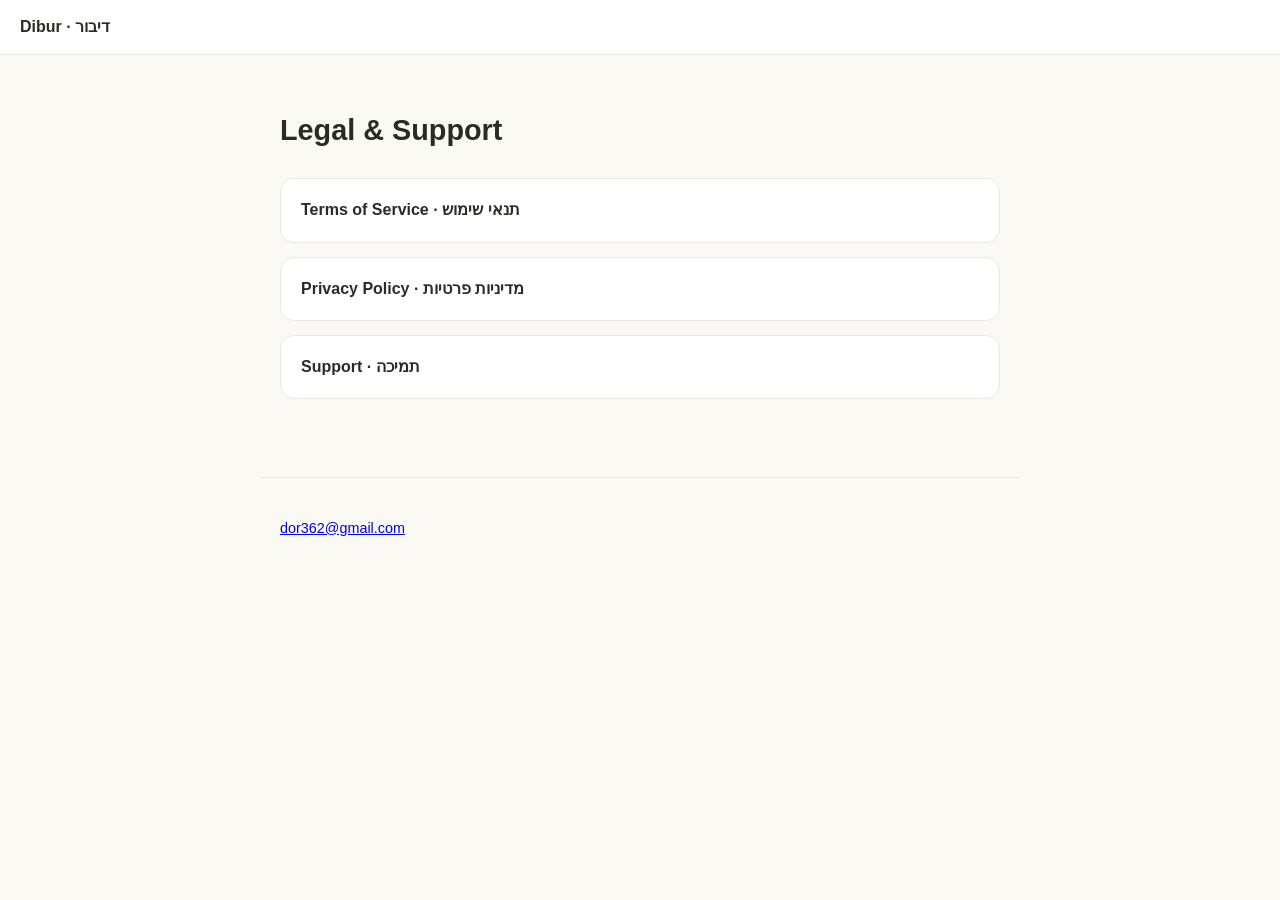
<file: index.html>
<!doctype html>
<html lang="he">
<head>
  <meta charset="utf-8" />
  <meta name="viewport" content="width=device-width, initial-scale=1" />
  <title>Dibur · דיבור — Legal &amp; Support</title>
  <link rel="stylesheet" href="styles.css" />
</head>
<body>
  <header class="bar"><span class="brand">Dibur · דיבור</span></header>
  <main class="index">
    <h1>Legal &amp; Support</h1>
    <ul class="links">
      <li><a href="terms.html">Terms of Service · תנאי שימוש</a></li>
      <li><a href="privacy.html">Privacy Policy · מדיניות פרטיות</a></li>
      <li><a href="support.html">Support · תמיכה</a></li>
    </ul>
  </main>
  <footer><p><a href="mailto:dor362@gmail.com">dor362@gmail.com</a></p></footer>
</body>
</html>
</file>
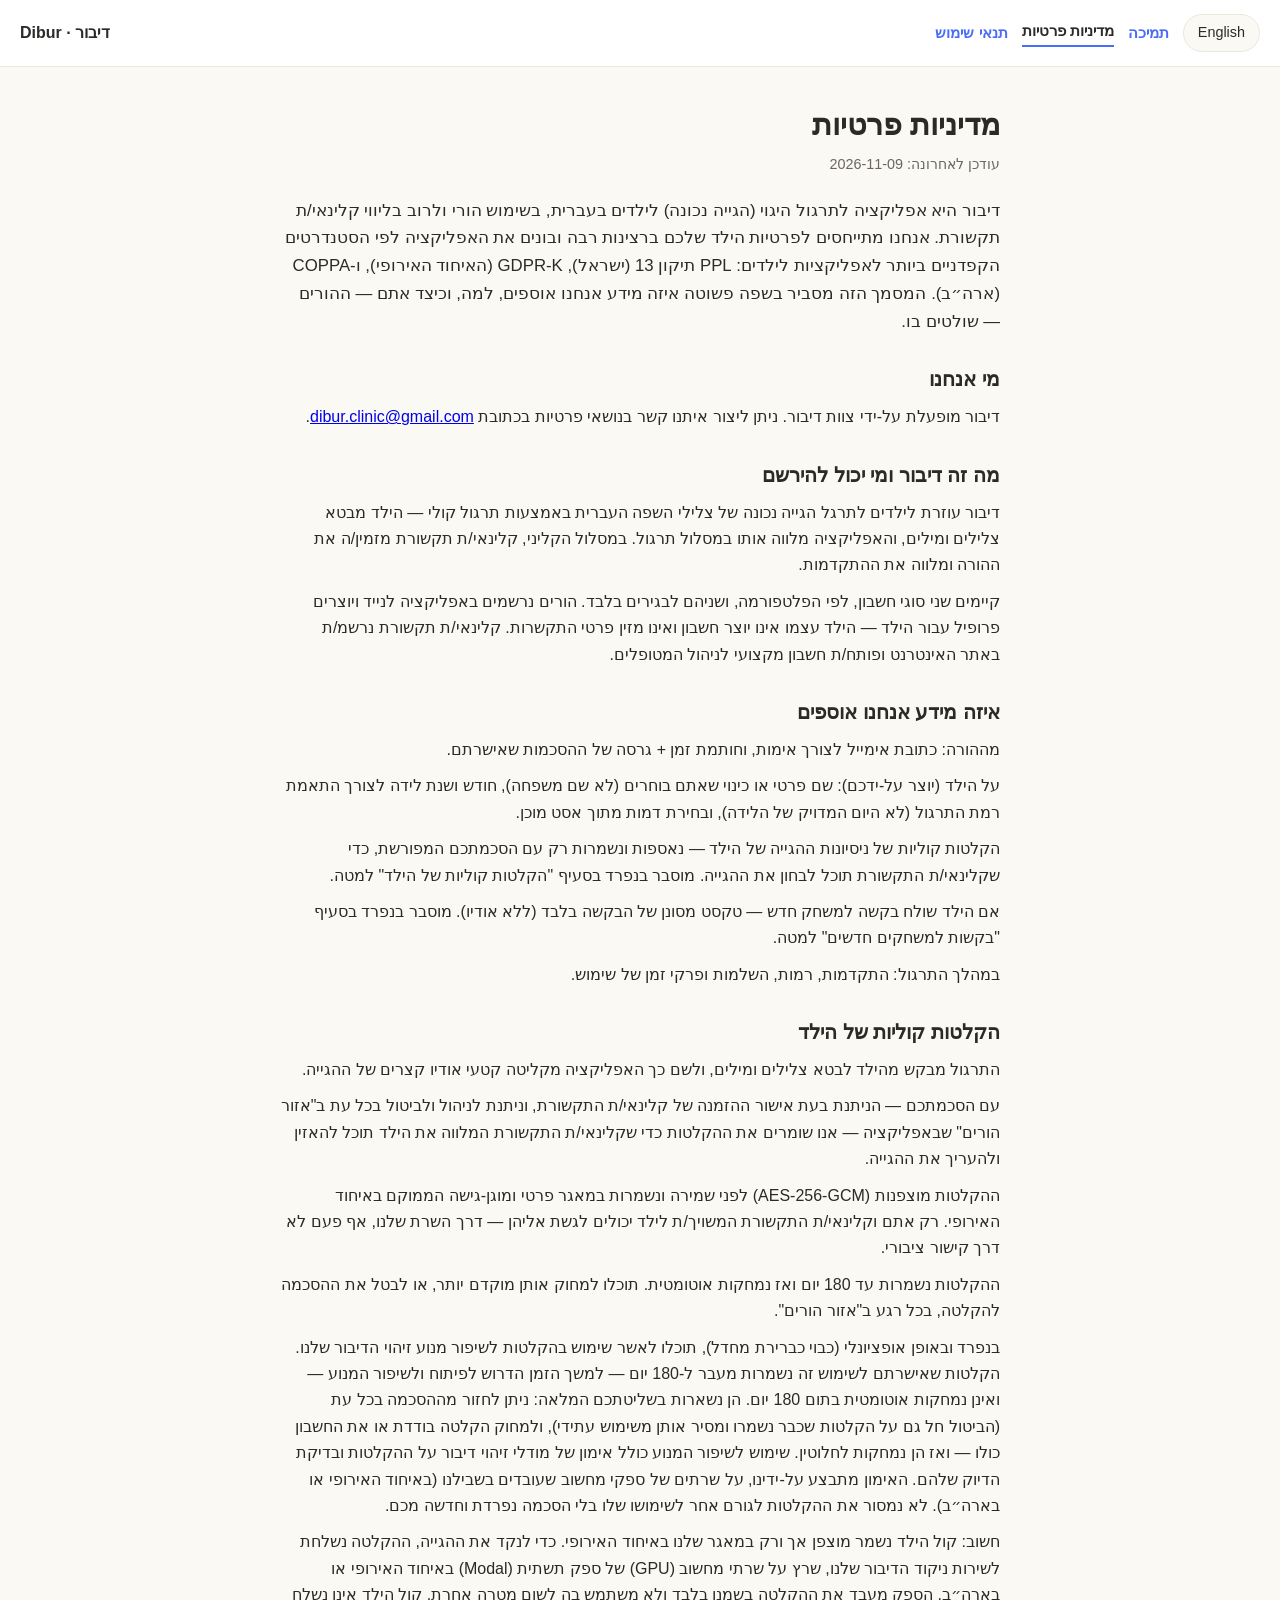
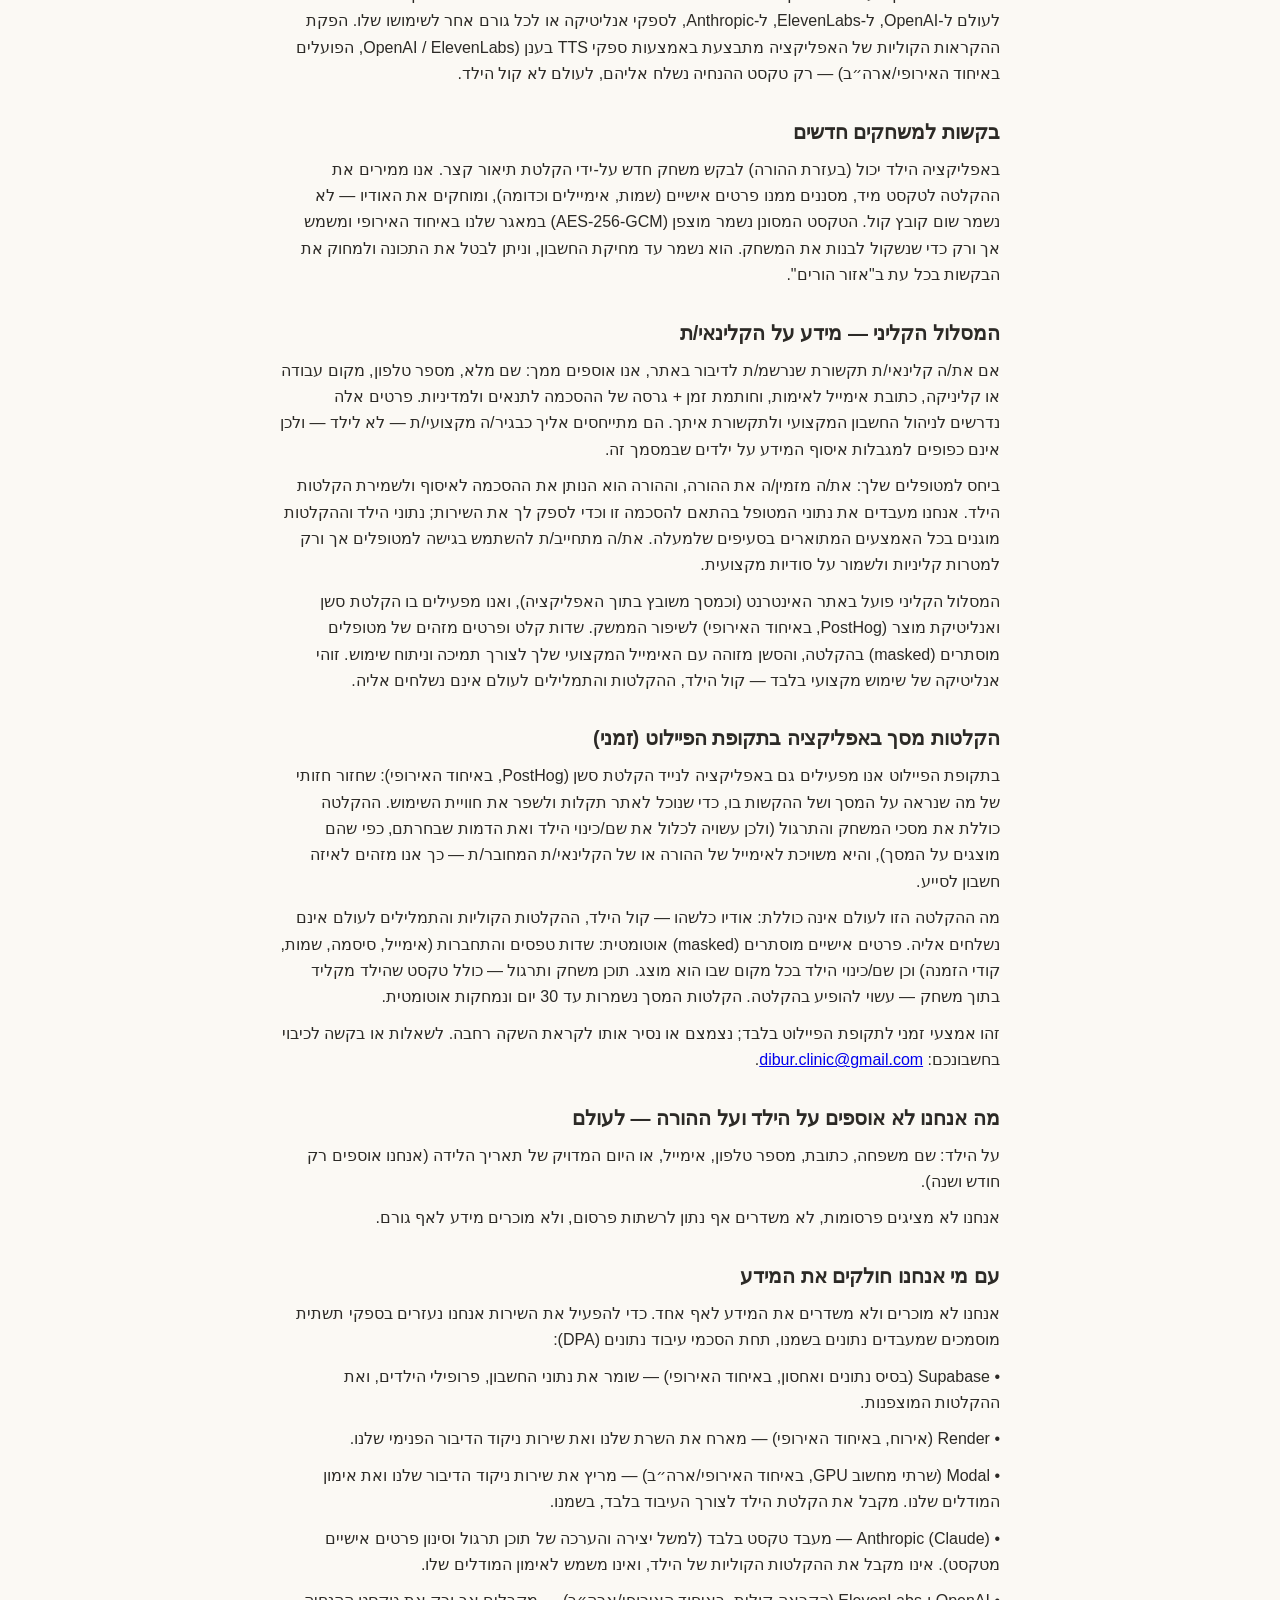
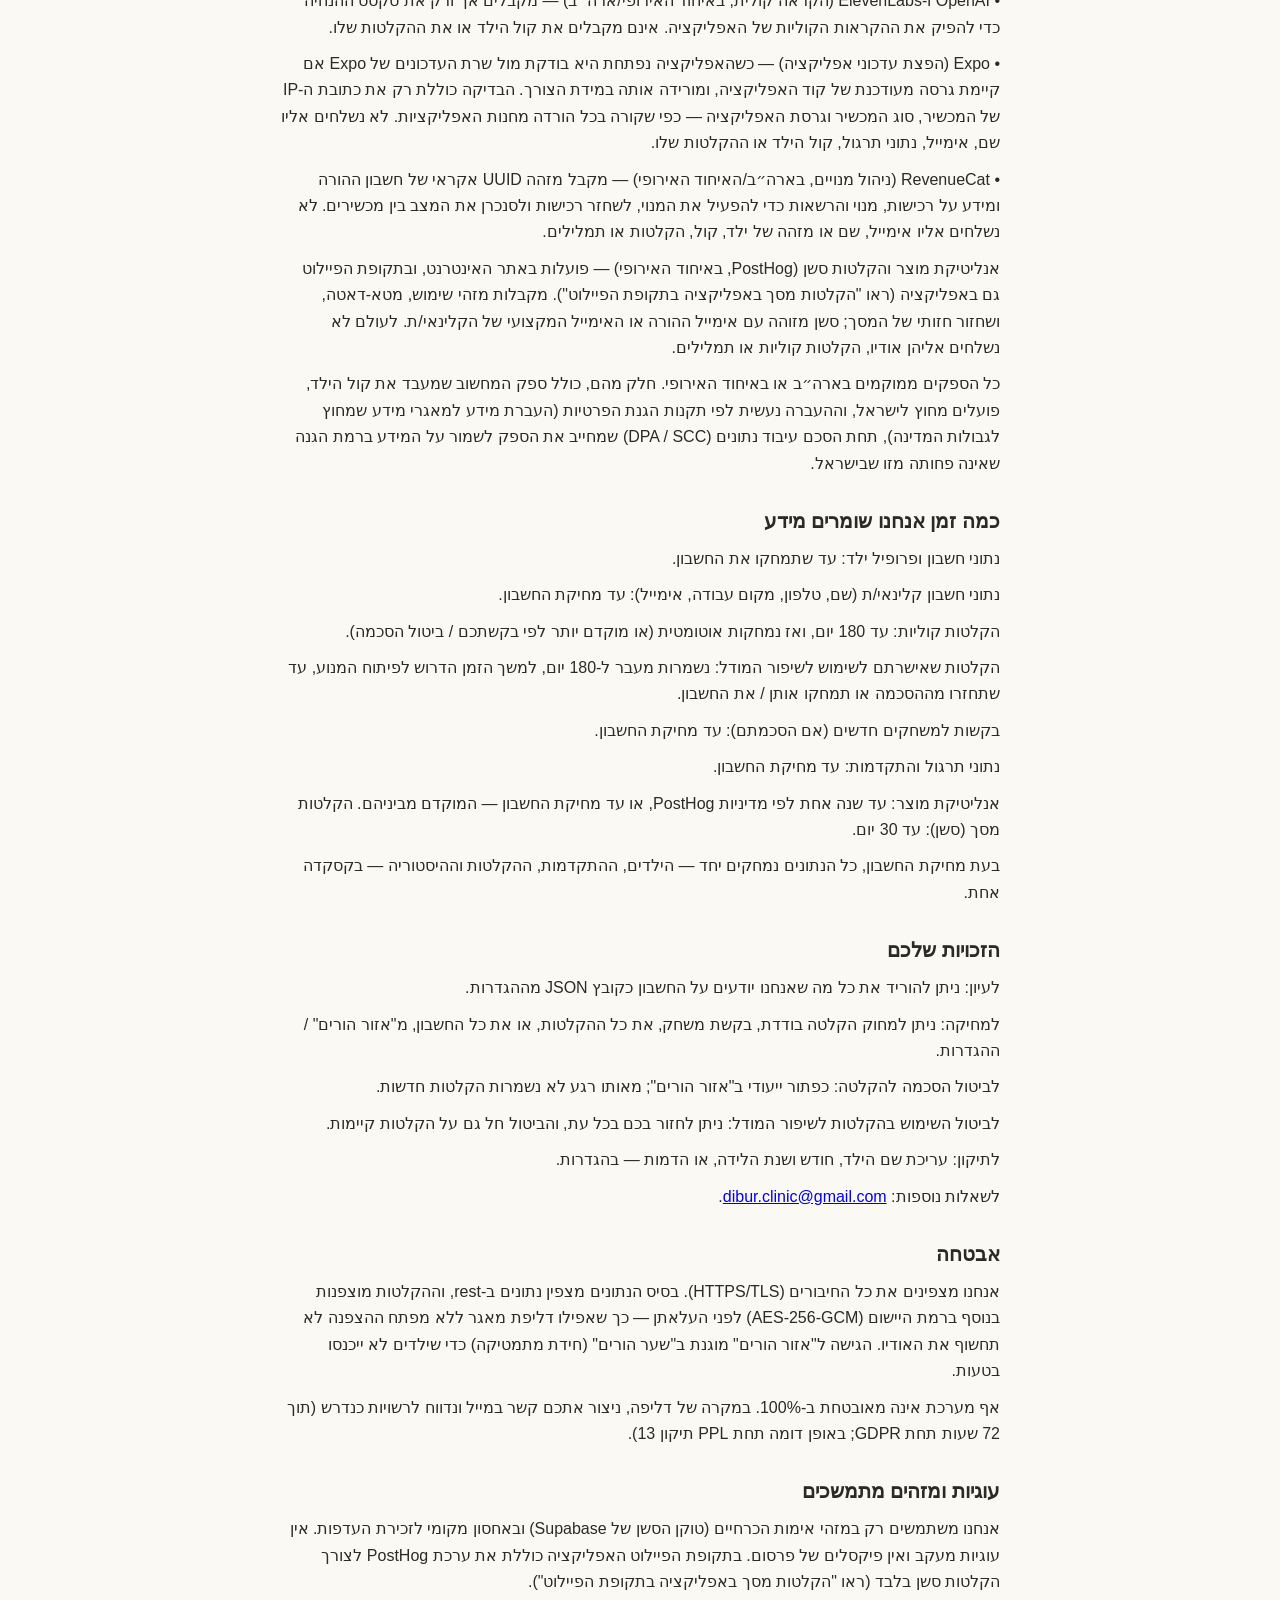
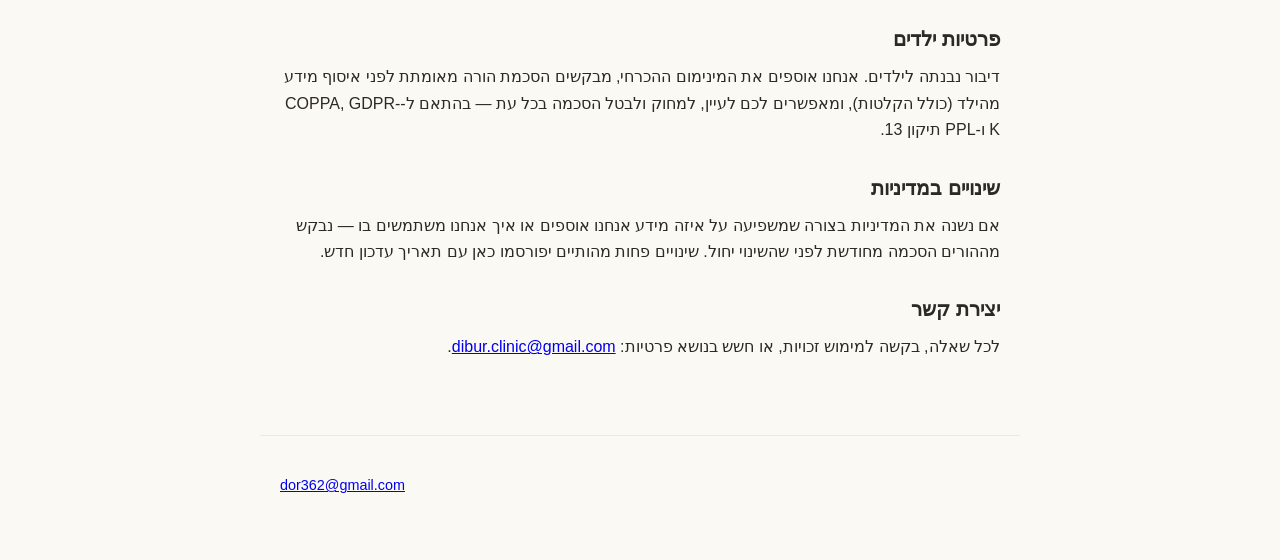
<file: privacy.html>
<!doctype html>
<html lang="he">
<head>
  <meta charset="utf-8" />
  <meta name="viewport" content="width=device-width, initial-scale=1" />
  <meta name="robots" content="index,follow" />
  <title>מדיניות פרטיות · Dibur</title>
  <link rel="stylesheet" href="styles.css" />
</head>
<body>
  <header class="bar">
    <a class="brand" href="index.html">Dibur · דיבור</a>
    <div class="controls">
      <a class="navlink" href="terms.html"><span data-t="he">תנאי שימוש</span><span data-t="en" hidden>Terms of Service</span></a>
      <a class="navlink active" href="privacy.html" aria-current="page"><span data-t="he">מדיניות פרטיות</span><span data-t="en" hidden>Privacy Policy</span></a>
      <a class="navlink" href="support.html"><span data-t="he">תמיכה</span><span data-t="en" hidden>Support</span></a>
      <button id="lang" class="toggle" type="button">English</button>
    </div>
  </header>
  <main>
    <article class="doc" data-lang="he" dir="rtl" lang="he">
      <h1>מדיניות פרטיות</h1>
      <p class="updated">עודכן לאחרונה: 2026-11-09</p>
      <p class="intro">דיבור היא אפליקציה לתרגול היגוי (הגייה נכונה) לילדים בעברית, בשימוש הורי ולרוב בליווי קלינאי/ת תקשורת. אנחנו מתייחסים לפרטיות הילד שלכם ברצינות רבה ובונים את האפליקציה לפי הסטנדרטים הקפדניים ביותר לאפליקציות לילדים: PPL תיקון 13 (ישראל), GDPR-K (האיחוד האירופי), ו-COPPA (ארה״ב). המסמך הזה מסביר בשפה פשוטה איזה מידע אנחנו אוספים, למה, וכיצד אתם — ההורים — שולטים בו.</p>
      <section>
        <h2>מי אנחנו</h2>
        <p>דיבור מופעלת על-ידי צוות דיבור. ניתן ליצור איתנו קשר בנושאי פרטיות בכתובת <a href="mailto:dibur.clinic@gmail.com">dibur.clinic@gmail.com</a>.</p>
      </section>
      <section>
        <h2>מה זה דיבור ומי יכול להירשם</h2>
        <p>דיבור עוזרת לילדים לתרגל הגייה נכונה של צלילי השפה העברית באמצעות תרגול קולי — הילד מבטא צלילים ומילים, והאפליקציה מלווה אותו במסלול תרגול. במסלול הקליני, קלינאי/ת תקשורת מזמין/ה את ההורה ומלווה את ההתקדמות.</p>
        <p>קיימים שני סוגי חשבון, לפי הפלטפורמה, ושניהם לבגירים בלבד. הורים נרשמים באפליקציה לנייד ויוצרים פרופיל עבור הילד — הילד עצמו אינו יוצר חשבון ואינו מזין פרטי התקשרות. קלינאי/ת תקשורת נרשמ/ת באתר האינטרנט ופותח/ת חשבון מקצועי לניהול המטופלים.</p>
      </section>
      <section>
        <h2>איזה מידע אנחנו אוספים</h2>
        <p>מההורה: כתובת אימייל לצורך אימות, וחותמת זמן + גרסה של ההסכמות שאישרתם.</p>
        <p>על הילד (יוצר על-ידכם): שם פרטי או כינוי שאתם בוחרים (לא שם משפחה), חודש ושנת לידה לצורך התאמת רמת התרגול (לא היום המדויק של הלידה), ובחירת דמות מתוך אסט מוכן.</p>
        <p>הקלטות קוליות של ניסיונות ההגייה של הילד — נאספות ונשמרות רק עם הסכמתכם המפורשת, כדי שקלינאי/ת התקשורת תוכל לבחון את ההגייה. מוסבר בנפרד בסעיף "הקלטות קוליות של הילד" למטה.</p>
        <p>אם הילד שולח בקשה למשחק חדש — טקסט מסונן של הבקשה בלבד (ללא אודיו). מוסבר בנפרד בסעיף "בקשות למשחקים חדשים" למטה.</p>
        <p>במהלך התרגול: התקדמות, רמות, השלמות ופרקי זמן של שימוש.</p>
      </section>
      <section>
        <h2>הקלטות קוליות של הילד</h2>
        <p>התרגול מבקש מהילד לבטא צלילים ומילים, ולשם כך האפליקציה מקליטה קטעי אודיו קצרים של ההגייה.</p>
        <p>עם הסכמתכם — הניתנת בעת אישור ההזמנה של קלינאי/ת התקשורת, וניתנת לניהול ולביטול בכל עת ב"אזור הורים" שבאפליקציה — אנו שומרים את ההקלטות כדי שקלינאי/ת התקשורת המלווה את הילד תוכל להאזין ולהעריך את ההגייה.</p>
        <p>ההקלטות מוצפנות (AES-256-GCM) לפני שמירה ונשמרות במאגר פרטי ומוגן-גישה הממוקם באיחוד האירופי. רק אתם וקלינאי/ת התקשורת המשויך/ת לילד יכולים לגשת אליהן — דרך השרת שלנו, אף פעם לא דרך קישור ציבורי.</p>
        <p>ההקלטות נשמרות עד 180 יום ואז נמחקות אוטומטית. תוכלו למחוק אותן מוקדם יותר, או לבטל את ההסכמה להקלטה, בכל רגע ב"אזור הורים".</p>
        <p>בנפרד ובאופן אופציונלי (כבוי כברירת מחדל), תוכלו לאשר שימוש בהקלטות לשיפור מנוע זיהוי הדיבור שלנו. הקלטות שאישרתם לשימוש זה נשמרות מעבר ל-180 יום — למשך הזמן הדרוש לפיתוח ולשיפור המנוע — ואינן נמחקות אוטומטית בתום 180 יום. הן נשארות בשליטתכם המלאה: ניתן לחזור מההסכמה בכל עת (הביטול חל גם על הקלטות שכבר נשמרו ומסיר אותן משימוש עתידי), ולמחוק הקלטה בודדת או את החשבון כולו — ואז הן נמחקות לחלוטין. שימוש לשיפור המנוע כולל אימון של מודלי זיהוי דיבור על ההקלטות ובדיקת הדיוק שלהם. האימון מתבצע על-ידינו, על שרתים של ספקי מחשוב שעובדים בשבילנו (באיחוד האירופי או בארה״ב). לא נמסור את ההקלטות לגורם אחר לשימושו שלו בלי הסכמה נפרדת וחדשה מכם.</p>
        <p>חשוב: קול הילד נשמר מוצפן אך ורק במאגר שלנו באיחוד האירופי. כדי לנקד את ההגייה, ההקלטה נשלחת לשירות ניקוד הדיבור שלנו, שרץ על שרתי מחשוב (GPU) של ספק תשתית (Modal) באיחוד האירופי או בארה״ב. הספק מעבד את ההקלטה בשמנו בלבד ולא משתמש בה לשום מטרה אחרת. קול הילד אינו נשלח לעולם ל-OpenAI, ל-ElevenLabs, ל-Anthropic, לספקי אנליטיקה או לכל גורם אחר לשימושו שלו. הפקת ההקראות הקוליות של האפליקציה מתבצעת באמצעות ספקי TTS בענן (OpenAI / ElevenLabs, הפועלים באיחוד האירופי/ארה״ב) — רק טקסט ההנחיה נשלח אליהם, לעולם לא קול הילד.</p>
      </section>
      <section>
        <h2>בקשות למשחקים חדשים</h2>
        <p>באפליקציה הילד יכול (בעזרת ההורה) לבקש משחק חדש על-ידי הקלטת תיאור קצר. אנו ממירים את ההקלטה לטקסט מיד, מסננים ממנו פרטים אישיים (שמות, אימיילים וכדומה), ומוחקים את האודיו — לא נשמר שום קובץ קול. הטקסט המסונן נשמר מוצפן (AES-256-GCM) במאגר שלנו באיחוד האירופי ומשמש אך ורק כדי שנשקול לבנות את המשחק. הוא נשמר עד מחיקת החשבון, וניתן לבטל את התכונה ולמחוק את הבקשות בכל עת ב"אזור הורים".</p>
      </section>
      <section>
        <h2>המסלול הקליני — מידע על הקלינאי/ת</h2>
        <p>אם את/ה קלינאי/ת תקשורת שנרשמ/ת לדיבור באתר, אנו אוספים ממך: שם מלא, מספר טלפון, מקום עבודה או קליניקה, כתובת אימייל לאימות, וחותמת זמן + גרסה של ההסכמה לתנאים ולמדיניות. פרטים אלה נדרשים לניהול החשבון המקצועי ולתקשורת איתך. הם מתייחסים אליך כבגיר/ה מקצועי/ת — לא לילד — ולכן אינם כפופים למגבלות איסוף המידע על ילדים שבמסמך זה.</p>
        <p>ביחס למטופלים שלך: את/ה מזמין/ה את ההורה, וההורה הוא הנותן את ההסכמה לאיסוף ולשמירת הקלטות הילד. אנחנו מעבדים את נתוני המטופל בהתאם להסכמה זו וכדי לספק לך את השירות; נתוני הילד וההקלטות מוגנים בכל האמצעים המתוארים בסעיפים שלמעלה. את/ה מתחייב/ת להשתמש בגישה למטופלים אך ורק למטרות קליניות ולשמור על סודיות מקצועית.</p>
        <p>המסלול הקליני פועל באתר האינטרנט (וכמסך משובץ בתוך האפליקציה), ואנו מפעילים בו הקלטת סשן ואנליטיקת מוצר (PostHog, באיחוד האירופי) לשיפור הממשק. שדות קלט ופרטים מזהים של מטופלים מוסתרים (masked) בהקלטה, והסשן מזוהה עם האימייל המקצועי שלך לצורך תמיכה וניתוח שימוש. זוהי אנליטיקה של שימוש מקצועי בלבד — קול הילד, ההקלטות והתמלילים לעולם אינם נשלחים אליה.</p>
      </section>
      <section>
        <h2>הקלטות מסך באפליקציה בתקופת הפיילוט (זמני)</h2>
        <p>בתקופת הפיילוט אנו מפעילים גם באפליקציה לנייד הקלטת סשן (PostHog, באיחוד האירופי): שחזור חזותי של מה שנראה על המסך ושל ההקשות בו, כדי שנוכל לאתר תקלות ולשפר את חוויית השימוש. ההקלטה כוללת את מסכי המשחק והתרגול (ולכן עשויה לכלול את שם/כינוי הילד ואת הדמות שבחרתם, כפי שהם מוצגים על המסך), והיא משויכת לאימייל של ההורה או של הקלינאי/ת המחובר/ת — כך אנו מזהים לאיזה חשבון לסייע.</p>
        <p>מה ההקלטה הזו לעולם אינה כוללת: אודיו כלשהו — קול הילד, ההקלטות הקוליות והתמלילים לעולם אינם נשלחים אליה. פרטים אישיים מוסתרים (masked) אוטומטית: שדות טפסים והתחברות (אימייל, סיסמה, שמות, קודי הזמנה) וכן שם/כינוי הילד בכל מקום שבו הוא מוצג. תוכן משחק ותרגול — כולל טקסט שהילד מקליד בתוך משחק — עשוי להופיע בהקלטה. הקלטות המסך נשמרות עד 30 יום ונמחקות אוטומטית.</p>
        <p>זהו אמצעי זמני לתקופת הפיילוט בלבד; נצמצם או נסיר אותו לקראת השקה רחבה. לשאלות או בקשה לכיבוי בחשבונכם: <a href="mailto:dibur.clinic@gmail.com">dibur.clinic@gmail.com</a>.</p>
      </section>
      <section>
        <h2>מה אנחנו לא אוספים על הילד ועל ההורה — לעולם</h2>
        <p>על הילד: שם משפחה, כתובת, מספר טלפון, אימייל, או היום המדויק של תאריך הלידה (אנחנו אוספים רק חודש ושנה).</p>
        <p>אנחנו לא מציגים פרסומות, לא משדרים אף נתון לרשתות פרסום, ולא מוכרים מידע לאף גורם.</p>
      </section>
      <section>
        <h2>עם מי אנחנו חולקים את המידע</h2>
        <p>אנחנו לא מוכרים ולא משדרים את המידע לאף אחד. כדי להפעיל את השירות אנחנו נעזרים בספקי תשתית מוסמכים שמעבדים נתונים בשמנו, תחת הסכמי עיבוד נתונים (DPA):</p>
        <p>• Supabase (בסיס נתונים ואחסון, באיחוד האירופי) — שומר את נתוני החשבון, פרופילי הילדים, ואת ההקלטות המוצפנות.</p>
        <p>• Render (אירוח, באיחוד האירופי) — מארח את השרת שלנו ואת שירות ניקוד הדיבור הפנימי שלנו.</p>
        <p>• Modal (שרתי מחשוב GPU, באיחוד האירופי/ארה״ב) — מריץ את שירות ניקוד הדיבור שלנו ואת אימון המודלים שלנו. מקבל את הקלטת הילד לצורך העיבוד בלבד, בשמנו.</p>
        <p>• Anthropic (Claude) — מעבד טקסט בלבד (למשל יצירה והערכה של תוכן תרגול וסינון פרטים אישיים מטקסט). אינו מקבל את ההקלטות הקוליות של הילד, ואינו משמש לאימון המודלים שלו.</p>
        <p>• OpenAI ו-ElevenLabs (הקראה קולית, באיחוד האירופי/ארה״ב) — מקבלים אך ורק את טקסט ההנחיה כדי להפיק את ההקראות הקוליות של האפליקציה. אינם מקבלים את קול הילד או את ההקלטות שלו.</p>
        <p>• Expo (הפצת עדכוני אפליקציה) — כשהאפליקציה נפתחת היא בודקת מול שרת העדכונים של Expo אם קיימת גרסה מעודכנת של קוד האפליקציה, ומורידה אותה במידת הצורך. הבדיקה כוללת רק את כתובת ה-IP של המכשיר, סוג המכשיר וגרסת האפליקציה — כפי שקורה בכל הורדה מחנות האפליקציות. לא נשלחים אליו שם, אימייל, נתוני תרגול, קול הילד או ההקלטות שלו.</p>
        <p>• RevenueCat (ניהול מנויים, בארה״ב/האיחוד האירופי) — מקבל מזהה UUID אקראי של חשבון ההורה ומידע על רכישות, מנוי והרשאות כדי להפעיל את המנוי, לשחזר רכישות ולסנכרן את המצב בין מכשירים. לא נשלחים אליו אימייל, שם או מזהה של ילד, קול, הקלטות או תמלילים.</p>
        <p>אנליטיקת מוצר והקלטות סשן (PostHog, באיחוד האירופי) — פועלות באתר האינטרנט, ובתקופת הפיילוט גם באפליקציה (ראו "הקלטות מסך באפליקציה בתקופת הפיילוט"). מקבלות מזהי שימוש, מטא-דאטה, ושחזור חזותי של המסך; סשן מזוהה עם אימייל ההורה או האימייל המקצועי של הקלינאי/ת. לעולם לא נשלחים אליהן אודיו, הקלטות קוליות או תמלילים.</p>
        <p>כל הספקים ממוקמים בארה״ב או באיחוד האירופי. חלק מהם, כולל ספק המחשוב שמעבד את קול הילד, פועלים מחוץ לישראל, וההעברה נעשית לפי תקנות הגנת הפרטיות (העברת מידע למאגרי מידע שמחוץ לגבולות המדינה), תחת הסכם עיבוד נתונים (DPA / SCC) שמחייב את הספק לשמור על המידע ברמת הגנה שאינה פחותה מזו שבישראל.</p>
      </section>
      <section>
        <h2>כמה זמן אנחנו שומרים מידע</h2>
        <p>נתוני חשבון ופרופיל ילד: עד שתמחקו את החשבון.</p>
        <p>נתוני חשבון קלינאי/ת (שם, טלפון, מקום עבודה, אימייל): עד מחיקת החשבון.</p>
        <p>הקלטות קוליות: עד 180 יום, ואז נמחקות אוטומטית (או מוקדם יותר לפי בקשתכם / ביטול הסכמה).</p>
        <p>הקלטות שאישרתם לשימוש לשיפור המודל: נשמרות מעבר ל-180 יום, למשך הזמן הדרוש לפיתוח המנוע, עד שתחזרו מההסכמה או תמחקו אותן / את החשבון.</p>
        <p>בקשות למשחקים חדשים (אם הסכמתם): עד מחיקת החשבון.</p>
        <p>נתוני תרגול והתקדמות: עד מחיקת החשבון.</p>
        <p>אנליטיקת מוצר: עד שנה אחת לפי מדיניות PostHog, או עד מחיקת החשבון — המוקדם מביניהם. הקלטות מסך (סשן): עד 30 יום.</p>
        <p>בעת מחיקת החשבון, כל הנתונים נמחקים יחד — הילדים, ההתקדמות, ההקלטות וההיסטוריה — בקסקדה אחת.</p>
      </section>
      <section>
        <h2>הזכויות שלכם</h2>
        <p>לעיון: ניתן להוריד את כל מה שאנחנו יודעים על החשבון כקובץ JSON מההגדרות.</p>
        <p>למחיקה: ניתן למחוק הקלטה בודדת, בקשת משחק, את כל ההקלטות, או את כל החשבון, מ"אזור הורים" / ההגדרות.</p>
        <p>לביטול הסכמה להקלטה: כפתור ייעודי ב"אזור הורים"; מאותו רגע לא נשמרות הקלטות חדשות.</p>
        <p>לביטול השימוש בהקלטות לשיפור המודל: ניתן לחזור בכם בכל עת, והביטול חל גם על הקלטות קיימות.</p>
        <p>לתיקון: עריכת שם הילד, חודש ושנת הלידה, או הדמות — בהגדרות.</p>
        <p>לשאלות נוספות: <a href="mailto:dibur.clinic@gmail.com">dibur.clinic@gmail.com</a>.</p>
      </section>
      <section>
        <h2>אבטחה</h2>
        <p>אנחנו מצפינים את כל החיבורים (HTTPS/TLS). בסיס הנתונים מצפין נתונים ב-rest, וההקלטות מוצפנות בנוסף ברמת היישום (AES-256-GCM) לפני העלאתן — כך שאפילו דליפת מאגר ללא מפתח ההצפנה לא תחשוף את האודיו. הגישה ל"אזור הורים" מוגנת ב"שער הורים" (חידת מתמטיקה) כדי שילדים לא ייכנסו בטעות.</p>
        <p>אף מערכת אינה מאובטחת ב-100%. במקרה של דליפה, ניצור אתכם קשר במייל ונדווח לרשויות כנדרש (תוך 72 שעות תחת GDPR; באופן דומה תחת PPL תיקון 13).</p>
      </section>
      <section>
        <h2>עוגיות ומזהים מתמשכים</h2>
        <p>אנחנו משתמשים רק במזהי אימות הכרחיים (טוקן הסשן של Supabase) ובאחסון מקומי לזכירת העדפות. אין עוגיות מעקב ואין פיקסלים של פרסום. בתקופת הפיילוט האפליקציה כוללת את ערכת PostHog לצורך הקלטות סשן בלבד (ראו "הקלטות מסך באפליקציה בתקופת הפיילוט").</p>
      </section>
      <section>
        <h2>פרטיות ילדים</h2>
        <p>דיבור נבנתה לילדים. אנחנו אוספים את המינימום ההכרחי, מבקשים הסכמת הורה מאומתת לפני איסוף מידע מהילד (כולל הקלטות), ומאפשרים לכם לעיין, למחוק ולבטל הסכמה בכל עת — בהתאם ל-COPPA, GDPR-K ו-PPL תיקון 13.</p>
      </section>
      <section>
        <h2>שינויים במדיניות</h2>
        <p>אם נשנה את המדיניות בצורה שמשפיעה על איזה מידע אנחנו אוספים או איך אנחנו משתמשים בו — נבקש מההורים הסכמה מחודשת לפני שהשינוי יחול. שינויים פחות מהותיים יפורסמו כאן עם תאריך עדכון חדש.</p>
      </section>
      <section>
        <h2>יצירת קשר</h2>
        <p>לכל שאלה, בקשה למימוש זכויות, או חשש בנושא פרטיות: <a href="mailto:dibur.clinic@gmail.com">dibur.clinic@gmail.com</a>.</p>
      </section>
    </article>
    <article class="doc" data-lang="en" dir="ltr" lang="en">
      <h1>Privacy Policy</h1>
      <p class="updated">Last updated: 2026-11-09</p>
      <p class="intro">Dibur is a Hebrew articulation (pronunciation) practice app for children, used by parents and usually alongside a speech-language clinician. We take your child's privacy seriously and build the app to the strictest standards for children's apps: PPL Amendment 13 (Israel), GDPR-K (EU), and COPPA (US). This notice explains in plain language what we collect, why, and how you — the parent — control it.</p>
      <section>
        <h2>Who we are</h2>
        <p>Dibur is operated by the Dibur team. For privacy questions, contact us at <a href="mailto:dibur.clinic@gmail.com">dibur.clinic@gmail.com</a>.</p>
      </section>
      <section>
        <h2>What Dibur is and who can sign up</h2>
        <p>Dibur helps children practice correct pronunciation of Hebrew speech sounds through spoken practice — the child says sounds and words, and the app guides them through a practice path. In the clinical track, a speech-language clinician invites the parent and follows the child's progress.</p>
        <p>There are two account types, by platform, both for adults only. Parents sign up in the mobile app and create a profile for the child — the child does not create an account or enter any contact details. Speech-language clinicians sign up on the website and open a professional account to manage their patients.</p>
      </section>
      <section>
        <h2>What we collect</h2>
        <p>From the parent: an email address for authentication, and a timestamp + version of the consents you accepted.</p>
        <p>About the child (created by you): a first name or nickname you choose (not a last name), a birth month and year to match the practice level (not the exact day of birth), and an avatar from a preset palette.</p>
        <p>Voice recordings of your child's pronunciation attempts — collected and stored only with your explicit consent, so the speech-language clinician can review pronunciation. See the dedicated "Your child's voice recordings" section below.</p>
        <p>If the child submits a new-game request — scrubbed text of the request only (no audio). See the dedicated "New-game requests" section below.</p>
        <p>During practice: progress, levels, completions, and usage timestamps.</p>
      </section>
      <section>
        <h2>Your child's voice recordings</h2>
        <p>Practice asks the child to pronounce sounds and words, so the app records short audio clips of their attempts.</p>
        <p>With your consent — given when you accept the speech clinician's invitation, and manageable and revocable anytime in the in-app "Parent Area" — we store these recordings so the clinician supporting your child can listen and assess pronunciation.</p>
        <p>Recordings are encrypted (AES-256-GCM) before storage and held in a private, access-controlled database located in the EU. Only you and your child's assigned clinician can access them — via our server, never through a public link.</p>
        <p>Recordings are kept for up to 180 days, then automatically deleted. You can delete them sooner, or revoke recording consent, anytime in the Parent Area.</p>
        <p>Separately and optionally (off by default), you may allow recordings to be used to improve our speech-recognition model. Recordings you allow for this purpose are kept beyond 180 days — for as long as needed to develop and improve the model — and are not auto-deleted at 180 days. They stay fully under your control: you can withdraw anytime (withdrawal also applies to recordings already stored and removes them from future use), and you can delete a single recording or your whole account, which erases them entirely. Using recordings to improve the engine includes training speech-recognition models on them and testing their accuracy. Training is done by us, on servers of computing providers working for us (in the EU or the US). We will not give the recordings to anyone else for their own use without a new, separate consent from you.</p>
        <p>Important: your child's voice is stored, encrypted, only in our own EU database. To score pronunciation, the recording is sent to our speech-scoring service, which runs on GPU servers of an infrastructure provider (Modal) in the EU or the US. The provider processes the recording only on our behalf and uses it for nothing else. Your child's voice is never sent to OpenAI, ElevenLabs, Anthropic, analytics providers, or anyone else for their own use. The app's spoken prompts are generated by cloud TTS providers (OpenAI / ElevenLabs, operating in the EU/US) — only the prompt text is sent to them, never the child's voice.</p>
      </section>
      <section>
        <h2>New-game requests</h2>
        <p>In the app, your child (with your help) can request a new game by recording a short description. We convert the recording to text immediately, scrub personal details from it (names, emails, etc.), and discard the audio — no voice file is kept. The scrubbed text is stored encrypted (AES-256-GCM) in our EU database and used only so we can consider building the game. It is kept until you delete your account, and you can disable the feature and delete the requests anytime in the Parent Area.</p>
      </section>
      <section>
        <h2>Clinical track — clinician account data</h2>
        <p>If you are a speech-language clinician who signs up on the website, we collect from you: full name, phone number, workplace or clinic, an email address for authentication, and a timestamp + version of your acceptance of the Terms and this Policy. These are needed to run your professional account and to contact you. They concern you as a professional adult — not a child — and so are not subject to the children's-data collection limits described in this document.</p>
        <p>Regarding your patients: you invite the parent, and it is the parent who consents to collecting and storing the child's recordings. We process patient data under that consent and to provide you the service; the child's data and recordings are protected by all the measures described in the sections above. You undertake to use patient access solely for clinical purposes and to maintain professional confidentiality.</p>
        <p>The clinical track runs on the website (and as an embedded screen inside the app), and we operate session recording and product analytics (PostHog, EU) there to improve the interface. Patient input fields and identifying details are masked in the recording, and the session is identified by your professional email for support and usage analysis. This is professional-usage analytics only — the child's voice, recordings, and transcripts are never sent to it.</p>
      </section>
      <section>
        <h2>In-app screen recordings during the pilot (temporary)</h2>
        <p>During the pilot period we also operate session recording (PostHog, EU) inside the mobile app: a visual reconstruction of what appears on screen and the taps on it, so we can find bugs and improve the experience. The recording covers the game and practice screens (and may therefore include the child's first name/nickname and chosen avatar as they appear on screen), and it is associated with the email of the signed-in parent or clinician — that is how we know which account to help.</p>
        <p>What this recording never includes: any audio — the child's voice, voice recordings, and transcripts are never sent to it. Personal details are automatically masked: form and sign-in fields (email, password, names, invite codes) and the child's name/nickname wherever it is displayed. Game and practice content — including text the child types inside a game — may appear in the recording. Screen recordings are kept for up to 30 days and then deleted automatically.</p>
        <p>This is a temporary, pilot-only measure; we will scale it back or remove it ahead of a wider launch. Questions, or to have it turned off for your account: <a href="mailto:dibur.clinic@gmail.com">dibur.clinic@gmail.com</a>.</p>
      </section>
      <section>
        <h2>What we never collect about the child or parent</h2>
        <p>About the child: last name, address, phone number, email, or the exact day of birth (we collect only birth month and year).</p>
        <p>We do not show ads, do not transmit data to any ad network, and do not sell information to anyone.</p>
      </section>
      <section>
        <h2>Who we share data with</h2>
        <p>We do not sell or transmit your data to anyone. To run the service we use certified infrastructure providers that process data on our behalf under data-processing agreements (DPAs):</p>
        <p>• Supabase (database + storage, EU) — stores account data, kid profiles, and the encrypted recordings.</p>
        <p>• Render (hosting, EU) — hosts our server and our in-house speech-scoring service.</p>
        <p>• Modal (GPU computing, EU/US) — runs our speech-scoring service and our model training. Receives the child's recording only to process it, on our behalf.</p>
        <p>• Anthropic (Claude) — processes text only (e.g. generating/evaluating practice content and scrubbing personal details from text). It never receives your child's voice recordings and is not used to train its models.</p>
        <p>• OpenAI and ElevenLabs (text-to-speech, EU/US) — receive only the prompt text in order to generate the app's spoken prompts. They never receive your child's voice or recordings.</p>
        <p>• Expo (app update delivery) — when the app launches it asks Expo's update server whether a newer version of the app's code is available, and downloads it if so. That check carries only the device's IP address, device type, and app version — the same as any download from an app store. It never receives names, emails, practice data, your child's voice, or recordings.</p>
        <p>• RevenueCat (subscription management, US/EU) — receives a random opaque UUID for the parent account and purchase, subscription, and entitlement information to provide subscriptions, restore purchases, and synchronize access across devices. It does not receive the parent email, child names or IDs, voice, recordings, or transcripts.</p>
        <p>Product analytics and session recordings (PostHog, EU) — run on the website and, during the pilot, in the app as well (see "In-app screen recordings during the pilot"). They receive usage identifiers, metadata, and a visual reconstruction of the screen; a session is identified by the parent's email or the clinician's professional email. Audio, voice recordings, and transcripts are never sent to them.</p>
        <p>All providers are located in the US or EU. Some, including the computing provider that processes the child's voice, operate outside Israel; these transfers follow Israel's Privacy Protection (Transfer of Data to Databases Abroad) Regulations, under a data processing agreement (DPA / SCC) that requires the provider to protect the data at a level no lower than Israeli law.</p>
      </section>
      <section>
        <h2>How long we keep data</h2>
        <p>Account and kid-profile data: until you delete the account.</p>
        <p>Clinician account data (name, phone, workplace, email): until account deletion.</p>
        <p>Voice recordings: up to 180 days, then auto-deleted (or sooner on your request / consent revocation).</p>
        <p>Recordings you allowed for model improvement: kept beyond 180 days, for as long as needed to develop the model, until you withdraw consent or delete them / your account.</p>
        <p>New-game requests (if you consented): until account deletion.</p>
        <p>Practice and progress data: until account deletion.</p>
        <p>Product analytics: up to one year per PostHog's policy, or until you delete your account — whichever is sooner. Screen (session) recordings: up to 30 days.</p>
        <p>When you delete the account, all data is wiped together — kids, progress, recordings, and history — in a single cascade.</p>
      </section>
      <section>
        <h2>Your rights</h2>
        <p>Access: download everything we know about your account as a JSON file from Settings.</p>
        <p>Delete: delete a single recording, a new-game request, all recordings, or the whole account, from the Parent Area / Settings.</p>
        <p>Revoke recording consent: a dedicated control in the Parent Area; from that moment, no new recordings are stored.</p>
        <p>Withdraw model-improvement use: you can withdraw anytime, and it also applies to existing recordings.</p>
        <p>Correct: edit your child's name, birth month/year, or avatar in Settings.</p>
        <p>Other questions: <a href="mailto:dibur.clinic@gmail.com">dibur.clinic@gmail.com</a>.</p>
      </section>
      <section>
        <h2>Security</h2>
        <p>All connections are encrypted (HTTPS/TLS). The database encrypts data at rest, and recordings are additionally encrypted at the application level (AES-256-GCM) before upload — so even a database leak without the encryption key would not expose the audio. Access to the Parent Area is protected by a "parent gate" (a math puzzle) so kids don't enter by accident.</p>
        <p>No system is 100% secure. In the event of a breach, we will contact you by email and report to authorities as required (within 72 hours under GDPR; similarly under PPL Amendment 13).</p>
      </section>
      <section>
        <h2>Cookies and persistent identifiers</h2>
        <p>We only use essential auth identifiers (the Supabase session token) and local storage to remember preferences. No tracking cookies and no advertising pixels. During the pilot, the app includes the PostHog SDK for session recordings only (see "In-app screen recordings during the pilot").</p>
      </section>
      <section>
        <h2>Children's privacy</h2>
        <p>Dibur is built for children. We collect the minimum necessary, obtain verifiable parental consent before collecting any information from the child (including recordings), and let you access, delete, and revoke consent anytime — in line with COPPA, GDPR-K, and PPL Amendment 13.</p>
      </section>
      <section>
        <h2>Changes to this policy</h2>
        <p>If we change the policy in a way that affects what we collect or how we use it, we'll re-request parental consent before the change applies. Less material changes will be published here with a new updated date.</p>
      </section>
      <section>
        <h2>Contact</h2>
        <p>For any question, rights request, or privacy concern: <a href="mailto:dibur.clinic@gmail.com">dibur.clinic@gmail.com</a>.</p>
      </section>
    </article>
  </main>
  <footer>
    <p><a href="mailto:dor362@gmail.com">dor362@gmail.com</a></p>
  </footer>
  <script>
    (function () {
      var btn = document.getElementById('lang');
      function apply(lang) {
        document.documentElement.lang = lang;
        document.querySelectorAll('.doc').forEach(function (d) {
          d.hidden = d.getAttribute('data-lang') !== lang;
        });
        document.querySelectorAll('[data-t]').forEach(function (e) {
          e.hidden = e.getAttribute('data-t') !== lang;
        });
        btn.textContent = lang === 'he' ? 'English' : 'עברית';
        try { localStorage.setItem('dibur-legal-lang', lang); } catch (e) {}
      }
      var saved;
      try { saved = localStorage.getItem('dibur-legal-lang'); } catch (e) {}
      var initial = saved || 'he';
      apply(initial);
      btn.addEventListener('click', function () {
        apply(document.documentElement.lang === 'he' ? 'en' : 'he');
      });
    })();
  </script>
</body>
</html>
</file>
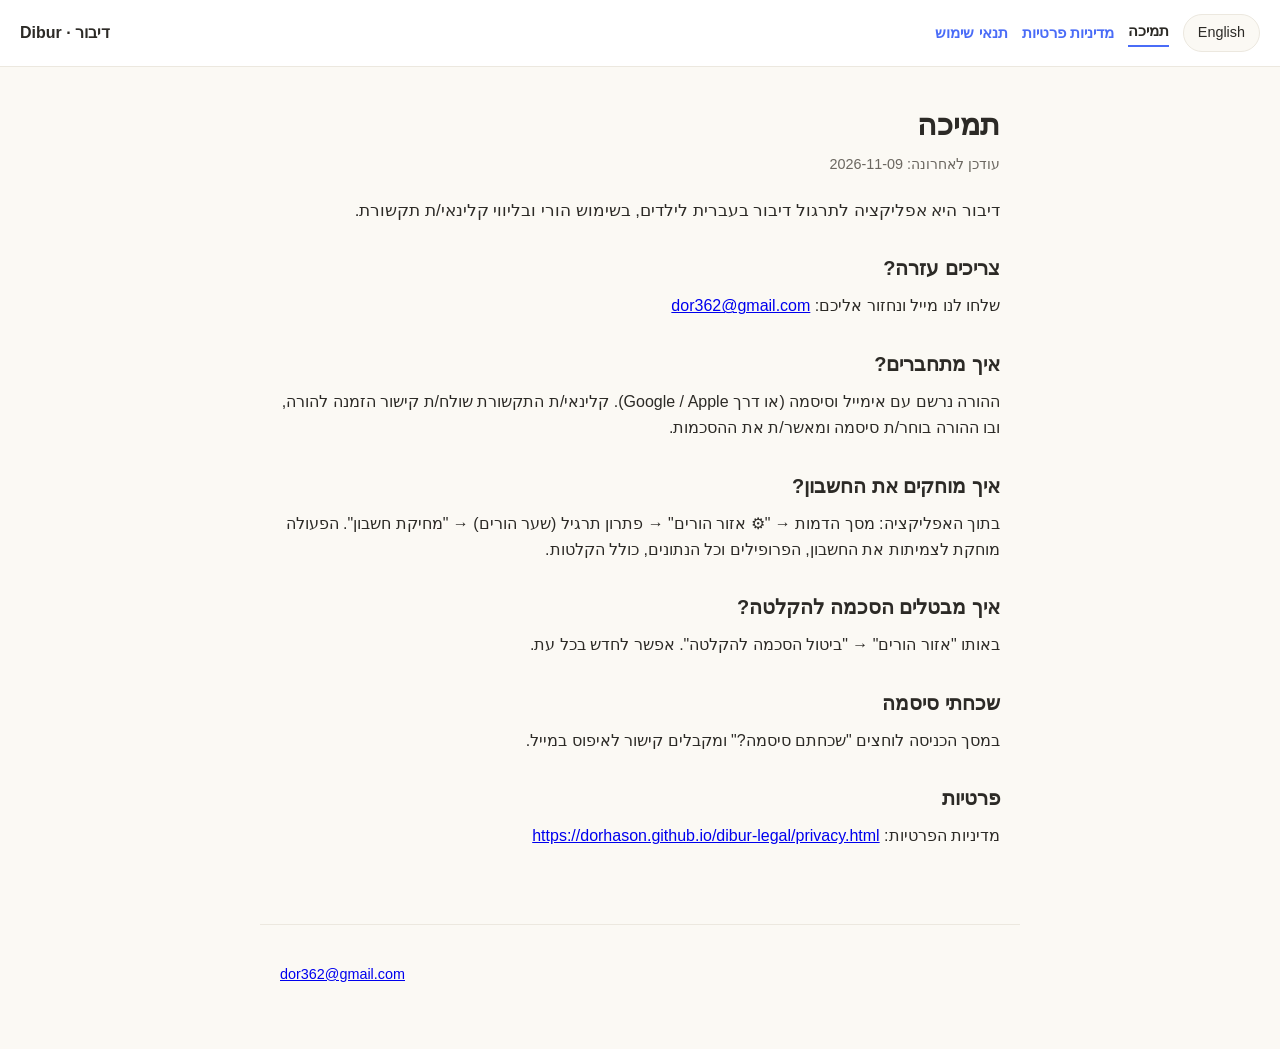
<file: support.html>
<!doctype html>
<html lang="he">
<head>
  <meta charset="utf-8" />
  <meta name="viewport" content="width=device-width, initial-scale=1" />
  <meta name="robots" content="index,follow" />
  <title>תמיכה · Dibur</title>
  <link rel="stylesheet" href="styles.css" />
</head>
<body>
  <header class="bar">
    <a class="brand" href="index.html">Dibur · דיבור</a>
    <div class="controls">
      <a class="navlink" href="terms.html"><span data-t="he">תנאי שימוש</span><span data-t="en" hidden>Terms of Service</span></a>
      <a class="navlink" href="privacy.html"><span data-t="he">מדיניות פרטיות</span><span data-t="en" hidden>Privacy Policy</span></a>
      <a class="navlink active" href="support.html" aria-current="page"><span data-t="he">תמיכה</span><span data-t="en" hidden>Support</span></a>
      <button id="lang" class="toggle" type="button">English</button>
    </div>
  </header>
  <main>
    <article class="doc" data-lang="he" dir="rtl" lang="he">
      <h1>תמיכה</h1>
      <p class="updated">עודכן לאחרונה: 2026-11-09</p>
      <p class="intro">דיבור היא אפליקציה לתרגול דיבור בעברית לילדים, בשימוש הורי ובליווי קלינאי/ת תקשורת.</p>
      <section>
        <h2>צריכים עזרה?</h2>
        <p>שלחו לנו מייל ונחזור אליכם: <a href="mailto:dor362@gmail.com">dor362@gmail.com</a></p>
      </section>
      <section>
        <h2>איך מתחברים?</h2>
        <p>ההורה נרשם עם אימייל וסיסמה (או דרך Google / Apple). קלינאי/ת התקשורת שולח/ת קישור הזמנה להורה, ובו ההורה בוחר/ת סיסמה ומאשר/ת את ההסכמות.</p>
      </section>
      <section>
        <h2>איך מוחקים את החשבון?</h2>
        <p>בתוך האפליקציה: מסך הדמות → "⚙ אזור הורים" → פתרון תרגיל (שער הורים) → "מחיקת חשבון". הפעולה מוחקת לצמיתות את החשבון, הפרופילים וכל הנתונים, כולל הקלטות.</p>
      </section>
      <section>
        <h2>איך מבטלים הסכמה להקלטה?</h2>
        <p>באותו "אזור הורים" → "ביטול הסכמה להקלטה". אפשר לחדש בכל עת.</p>
      </section>
      <section>
        <h2>שכחתי סיסמה</h2>
        <p>במסך הכניסה לוחצים "שכחתם סיסמה?" ומקבלים קישור לאיפוס במייל.</p>
      </section>
      <section>
        <h2>פרטיות</h2>
        <p>מדיניות הפרטיות: <a href="https://dorhason.github.io/dibur-legal/privacy.html">https://dorhason.github.io/dibur-legal/privacy.html</a></p>
      </section>
    </article>
    <article class="doc" data-lang="en" dir="ltr" lang="en">
      <h1>Support</h1>
      <p class="updated">Last updated: 2026-11-09</p>
      <p class="intro">Dibur is a Hebrew speech-practice app for children, used by parents alongside a speech-language clinician.</p>
      <section>
        <h2>Need help?</h2>
        <p>Email us and we'll get back to you: <a href="mailto:dor362@gmail.com">dor362@gmail.com</a></p>
      </section>
      <section>
        <h2>Signing in</h2>
        <p>Parents sign in with email + password (or Google / Apple). Parents are invited by their speech clinician via a link.</p>
      </section>
      <section>
        <h2>Delete account</h2>
        <p>In-app: avatar screen → "⚙ Parent Area" → solve the parental gate → "Delete account". This permanently deletes the account, all profiles, and all data, including recordings.</p>
      </section>
      <section>
        <h2>Revoke recording consent</h2>
        <p>In the same Parent Area; you can re-enable it anytime.</p>
      </section>
      <section>
        <h2>Forgot password</h2>
        <p>Tap "Forgot password?" on the sign-in screen to get a reset link by email.</p>
      </section>
      <section>
        <h2>Privacy</h2>
        <p>Privacy Policy: <a href="https://dorhason.github.io/dibur-legal/privacy.html">https://dorhason.github.io/dibur-legal/privacy.html</a></p>
      </section>
    </article>
  </main>
  <footer>
    <p><a href="mailto:dor362@gmail.com">dor362@gmail.com</a></p>
  </footer>
  <script>
    (function () {
      var btn = document.getElementById('lang');
      function apply(lang) {
        document.documentElement.lang = lang;
        document.querySelectorAll('.doc').forEach(function (d) {
          d.hidden = d.getAttribute('data-lang') !== lang;
        });
        document.querySelectorAll('[data-t]').forEach(function (e) {
          e.hidden = e.getAttribute('data-t') !== lang;
        });
        btn.textContent = lang === 'he' ? 'English' : 'עברית';
        try { localStorage.setItem('dibur-legal-lang', lang); } catch (e) {}
      }
      var saved;
      try { saved = localStorage.getItem('dibur-legal-lang'); } catch (e) {}
      var initial = saved || 'he';
      apply(initial);
      btn.addEventListener('click', function () {
        apply(document.documentElement.lang === 'he' ? 'en' : 'he');
      });
    })();
  </script>
</body>
</html>
</file>
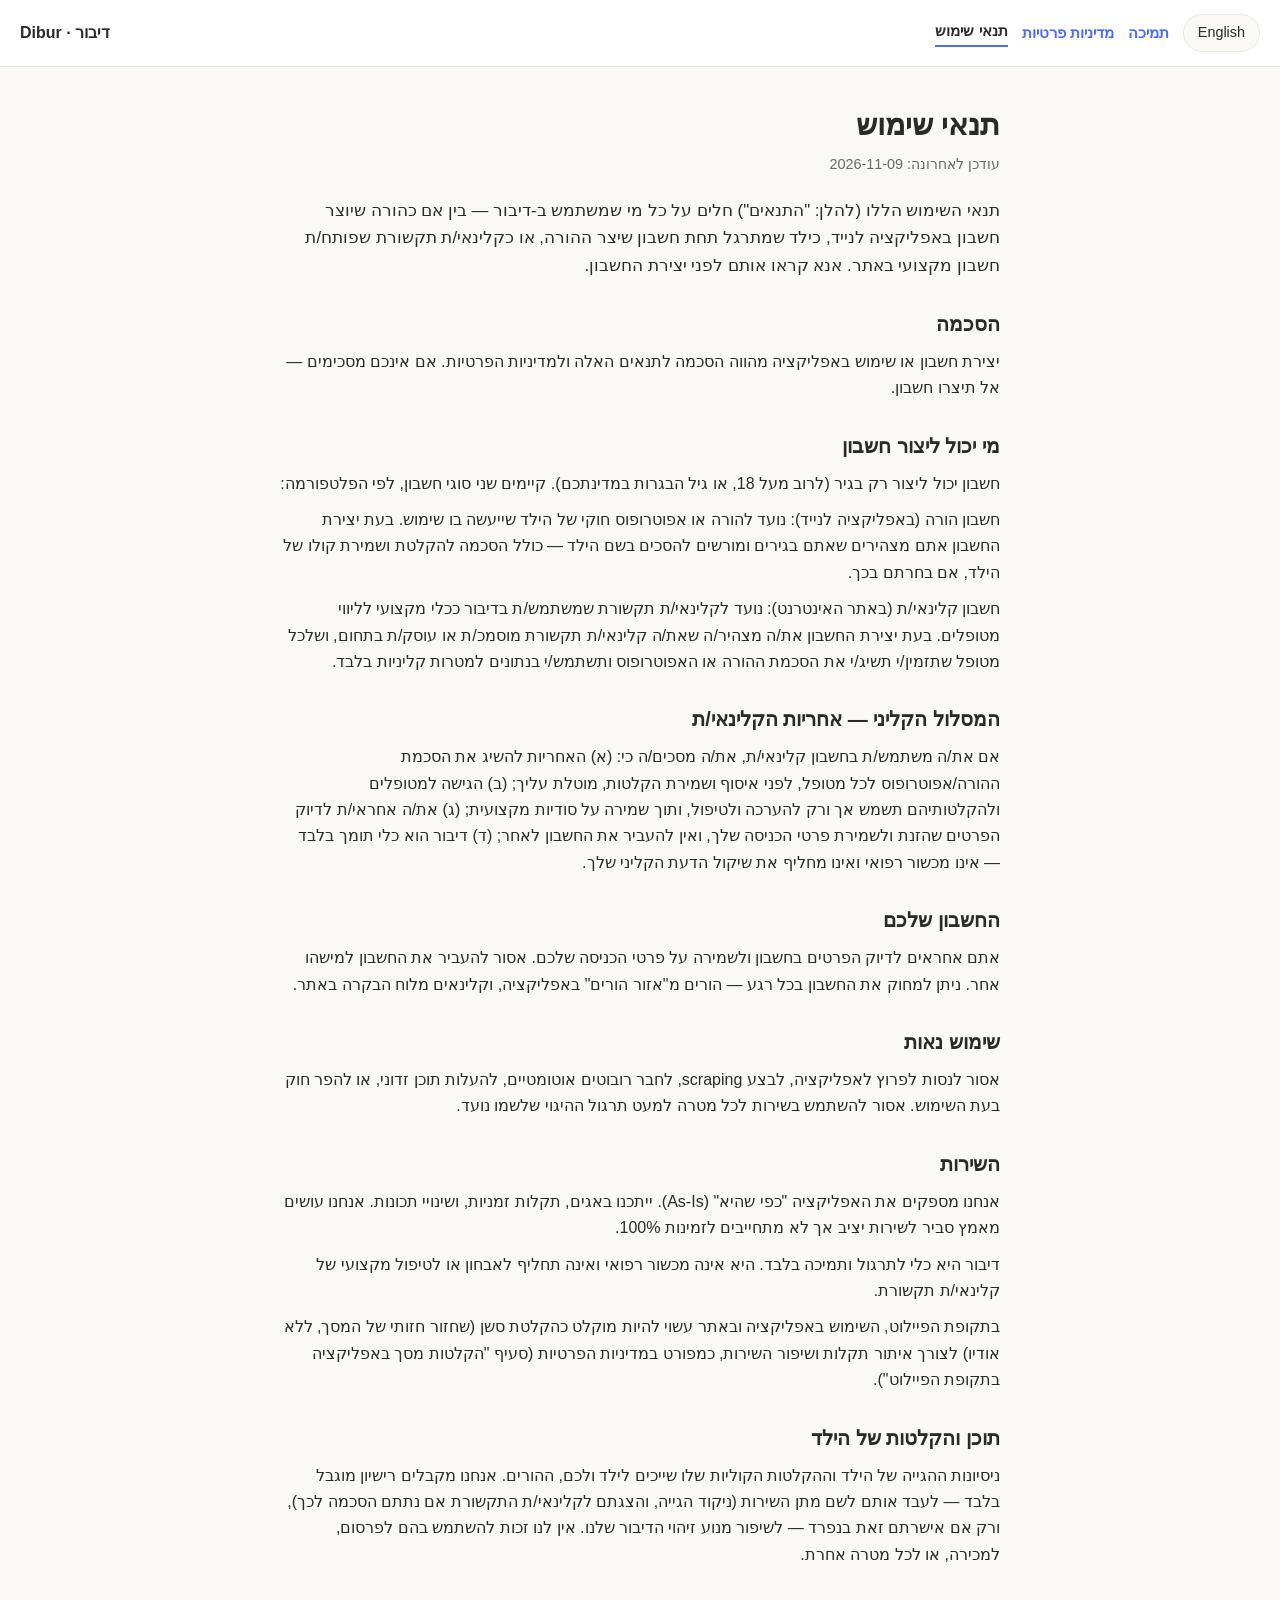
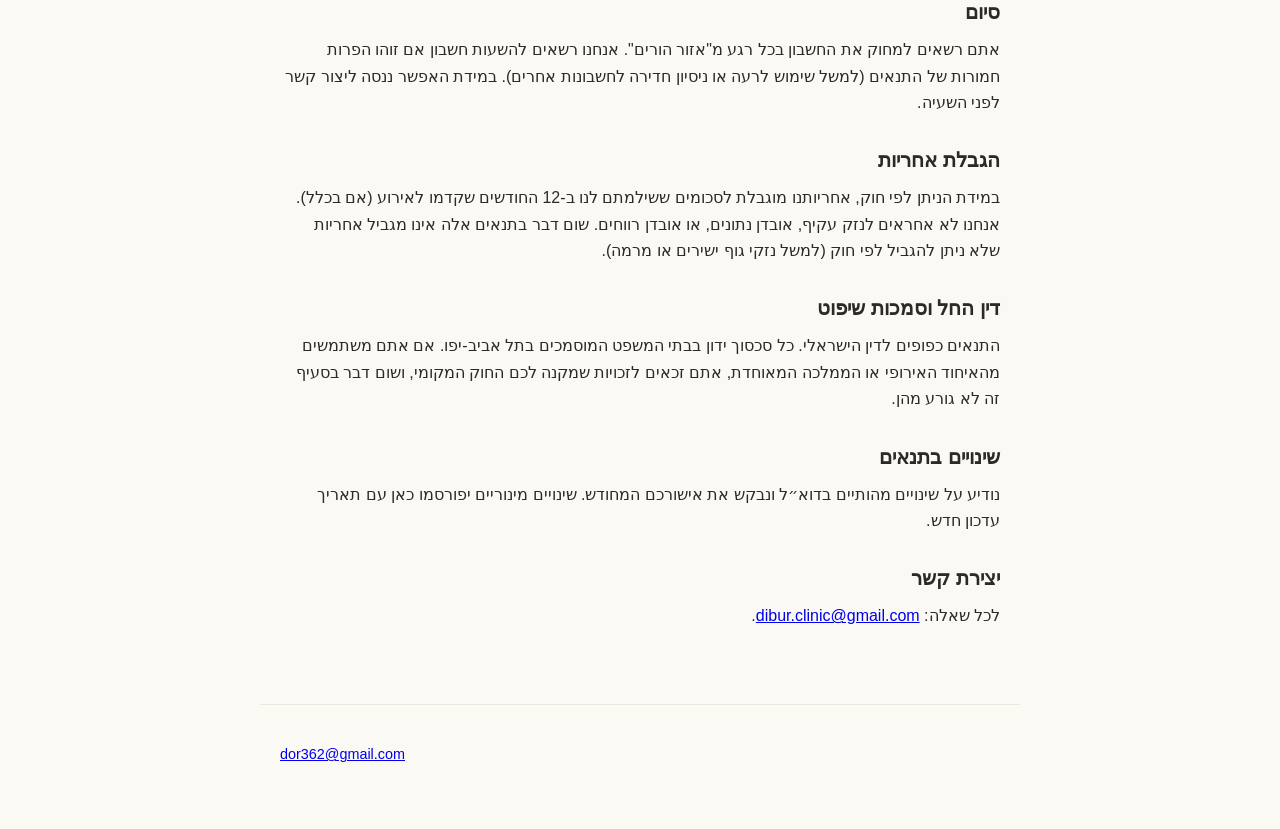
<file: terms.html>
<!doctype html>
<html lang="he">
<head>
  <meta charset="utf-8" />
  <meta name="viewport" content="width=device-width, initial-scale=1" />
  <meta name="robots" content="index,follow" />
  <title>תנאי שימוש · Dibur</title>
  <link rel="stylesheet" href="styles.css" />
</head>
<body>
  <header class="bar">
    <a class="brand" href="index.html">Dibur · דיבור</a>
    <div class="controls">
      <a class="navlink active" href="terms.html" aria-current="page"><span data-t="he">תנאי שימוש</span><span data-t="en" hidden>Terms of Service</span></a>
      <a class="navlink" href="privacy.html"><span data-t="he">מדיניות פרטיות</span><span data-t="en" hidden>Privacy Policy</span></a>
      <a class="navlink" href="support.html"><span data-t="he">תמיכה</span><span data-t="en" hidden>Support</span></a>
      <button id="lang" class="toggle" type="button">English</button>
    </div>
  </header>
  <main>
    <article class="doc" data-lang="he" dir="rtl" lang="he">
      <h1>תנאי שימוש</h1>
      <p class="updated">עודכן לאחרונה: 2026-11-09</p>
      <p class="intro">תנאי השימוש הללו (להלן: "התנאים") חלים על כל מי שמשתמש ב-דיבור — בין אם כהורה שיוצר חשבון באפליקציה לנייד, כילד שמתרגל תחת חשבון שיצר ההורה, או כקלינאי/ת תקשורת שפותח/ת חשבון מקצועי באתר. אנא קראו אותם לפני יצירת החשבון.</p>
      <section>
        <h2>הסכמה</h2>
        <p>יצירת חשבון או שימוש באפליקציה מהווה הסכמה לתנאים האלה ולמדיניות הפרטיות. אם אינכם מסכימים — אל תיצרו חשבון.</p>
      </section>
      <section>
        <h2>מי יכול ליצור חשבון</h2>
        <p>חשבון יכול ליצור רק בגיר (לרוב מעל 18, או גיל הבגרות במדינתכם). קיימים שני סוגי חשבון, לפי הפלטפורמה:</p>
        <p>חשבון הורה (באפליקציה לנייד): נועד להורה או אפוטרופוס חוקי של הילד שייעשה בו שימוש. בעת יצירת החשבון אתם מצהירים שאתם בגירים ומורשים להסכים בשם הילד — כולל הסכמה להקלטת ושמירת קולו של הילד, אם בחרתם בכך.</p>
        <p>חשבון קלינאי/ת (באתר האינטרנט): נועד לקלינאי/ת תקשורת שמשתמש/ת בדיבור ככלי מקצועי לליווי מטופלים. בעת יצירת החשבון את/ה מצהיר/ה שאת/ה קלינאי/ת תקשורת מוסמכ/ת או עוסק/ת בתחום, ושלכל מטופל שתזמין/י תשיג/י את הסכמת ההורה או האפוטרופוס ותשתמש/י בנתונים למטרות קליניות בלבד.</p>
      </section>
      <section>
        <h2>המסלול הקליני — אחריות הקלינאי/ת</h2>
        <p>אם את/ה משתמש/ת בחשבון קלינאי/ת, את/ה מסכים/ה כי: (א) האחריות להשיג את הסכמת ההורה/אפוטרופוס לכל מטופל, לפני איסוף ושמירת הקלטות, מוטלת עליך; (ב) הגישה למטופלים ולהקלטותיהם תשמש אך ורק להערכה ולטיפול, ותוך שמירה על סודיות מקצועית; (ג) את/ה אחראי/ת לדיוק הפרטים שהזנת ולשמירת פרטי הכניסה שלך, ואין להעביר את החשבון לאחר; (ד) דיבור הוא כלי תומך בלבד — אינו מכשור רפואי ואינו מחליף את שיקול הדעת הקליני שלך.</p>
      </section>
      <section>
        <h2>החשבון שלכם</h2>
        <p>אתם אחראים לדיוק הפרטים בחשבון ולשמירה על פרטי הכניסה שלכם. אסור להעביר את החשבון למישהו אחר. ניתן למחוק את החשבון בכל רגע — הורים מ"אזור הורים" באפליקציה, וקלינאים מלוח הבקרה באתר.</p>
      </section>
      <section>
        <h2>שימוש נאות</h2>
        <p>אסור לנסות לפרוץ לאפליקציה, לבצע scraping, לחבר רובוטים אוטומטיים, להעלות תוכן זדוני, או להפר חוק בעת השימוש. אסור להשתמש בשירות לכל מטרה למעט תרגול ההיגוי שלשמו נועד.</p>
      </section>
      <section>
        <h2>השירות</h2>
        <p>אנחנו מספקים את האפליקציה "כפי שהיא" (As-Is). ייתכנו באגים, תקלות זמניות, ושינויי תכונות. אנחנו עושים מאמץ סביר לשירות יציב אך לא מתחייבים לזמינות 100%.</p>
        <p>דיבור היא כלי לתרגול ותמיכה בלבד. היא אינה מכשור רפואי ואינה תחליף לאבחון או לטיפול מקצועי של קלינאי/ת תקשורת.</p>
        <p>בתקופת הפיילוט, השימוש באפליקציה ובאתר עשוי להיות מוקלט כהקלטת סשן (שחזור חזותי של המסך, ללא אודיו) לצורך איתור תקלות ושיפור השירות, כמפורט במדיניות הפרטיות (סעיף "הקלטות מסך באפליקציה בתקופת הפיילוט").</p>
      </section>
      <section>
        <h2>תוכן והקלטות של הילד</h2>
        <p>ניסיונות ההגייה של הילד וההקלטות הקוליות שלו שייכים לילד ולכם, ההורים. אנחנו מקבלים רישיון מוגבל בלבד — לעבד אותם לשם מתן השירות (ניקוד הגייה, והצגתם לקלינאי/ת התקשורת אם נתתם הסכמה לכך), ורק אם אישרתם זאת בנפרד — לשיפור מנוע זיהוי הדיבור שלנו. אין לנו זכות להשתמש בהם לפרסום, למכירה, או לכל מטרה אחרת.</p>
      </section>
      <section>
        <h2>סיום</h2>
        <p>אתם רשאים למחוק את החשבון בכל רגע מ"אזור הורים". אנחנו רשאים להשעות חשבון אם זוהו הפרות חמורות של התנאים (למשל שימוש לרעה או ניסיון חדירה לחשבונות אחרים). במידת האפשר ננסה ליצור קשר לפני השעיה.</p>
      </section>
      <section>
        <h2>הגבלת אחריות</h2>
        <p>במידת הניתן לפי חוק, אחריותנו מוגבלת לסכומים ששילמתם לנו ב-12 החודשים שקדמו לאירוע (אם בכלל). אנחנו לא אחראים לנזק עקיף, אובדן נתונים, או אובדן רווחים. שום דבר בתנאים אלה אינו מגביל אחריות שלא ניתן להגביל לפי חוק (למשל נזקי גוף ישירים או מרמה).</p>
      </section>
      <section>
        <h2>דין החל וסמכות שיפוט</h2>
        <p>התנאים כפופים לדין הישראלי. כל סכסוך ידון בבתי המשפט המוסמכים בתל אביב-יפו. אם אתם משתמשים מהאיחוד האירופי או הממלכה המאוחדת, אתם זכאים לזכויות שמקנה לכם החוק המקומי, ושום דבר בסעיף זה לא גורע מהן.</p>
      </section>
      <section>
        <h2>שינויים בתנאים</h2>
        <p>נודיע על שינויים מהותיים בדוא״ל ונבקש את אישורכם המחודש. שינויים מינוריים יפורסמו כאן עם תאריך עדכון חדש.</p>
      </section>
      <section>
        <h2>יצירת קשר</h2>
        <p>לכל שאלה: <a href="mailto:dibur.clinic@gmail.com">dibur.clinic@gmail.com</a>.</p>
      </section>
    </article>
    <article class="doc" data-lang="en" dir="ltr" lang="en">
      <h1>Terms of Service</h1>
      <p class="updated">Last updated: 2026-11-09</p>
      <p class="intro">These Terms of Service ("Terms") apply to anyone using Dibur — whether as a parent who creates an account in the mobile app, a child practicing under an account the parent created, or a speech-language clinician who opens a professional account on the website. Please read them before creating an account.</p>
      <section>
        <h2>Acceptance</h2>
        <p>Creating an account or using the app means you agree to these Terms and the Privacy Policy. If you do not agree, do not create an account.</p>
      </section>
      <section>
        <h2>Who can create an account</h2>
        <p>Only an adult (typically 18+, or your country's age of majority) may create an account. There are two account types, by platform:</p>
        <p>Parent account (mobile app): for the parent or legal guardian of the child who will use it. By creating it, you affirm you are an adult and authorized to consent on the child's behalf — including, if you choose, consent to record and store the child's voice.</p>
        <p>Clinician account (website): for a speech-language clinician who uses Dibur as a professional tool to support patients. By creating it, you affirm you are a licensed or practicing speech-language clinician, and that for every patient you invite you will obtain the parent's or guardian's consent and use the data for clinical purposes only.</p>
      </section>
      <section>
        <h2>Clinical track — clinician responsibilities</h2>
        <p>If you use a clinician account, you agree that: (a) obtaining the parent's/guardian's consent for each patient, before recordings are collected and stored, is your responsibility; (b) access to patients and their recordings is used solely for assessment and treatment, and under professional confidentiality; (c) you are responsible for the accuracy of the details you enter and for keeping your credentials safe, and you may not transfer the account to anyone; (d) Dibur is a support tool only — not a medical device, and not a substitute for your clinical judgment.</p>
      </section>
      <section>
        <h2>Your account</h2>
        <p>You are responsible for the accuracy of your account details and for keeping your credentials safe. Do not transfer your account to anyone else. You may delete your account anytime — parents from the Parent Area in the app, clinicians from the dashboard on the website.</p>
      </section>
      <section>
        <h2>Acceptable use</h2>
        <p>You may not attempt to break into the app, perform scraping, run automated bots, upload malicious content, or violate any law while using the service. The service is only to be used for the articulation practice it is intended for.</p>
      </section>
      <section>
        <h2>The service</h2>
        <p>We provide the app "as is." There may be bugs, occasional outages, and feature changes. We make reasonable efforts for a stable service but do not guarantee 100% availability.</p>
        <p>Dibur is a practice and support tool only. It is not a medical device and is not a substitute for professional assessment or treatment by a speech-language clinician.</p>
        <p>During the pilot period, use of the app and website may be captured as session recordings (a visual reconstruction of the screen, without audio) for troubleshooting and service improvement, as detailed in the Privacy Policy (see "In-app screen recordings during the pilot").</p>
      </section>
      <section>
        <h2>Child content and recordings</h2>
        <p>Your child's pronunciation attempts and voice recordings belong to the child and to you, the parents. We receive only a limited license — to process them to deliver the service (pronunciation scoring, and showing them to the speech clinician if you consented), and only if you separately opted in, to improve our speech-recognition model. We have no right to use them for advertising, sale, or any other purpose.</p>
      </section>
      <section>
        <h2>Termination</h2>
        <p>You may delete your account anytime from the Parent Area. We may suspend an account if we detect serious violations of these Terms (e.g. abuse, attempts to break into other accounts). Where possible we'll contact you before suspending.</p>
      </section>
      <section>
        <h2>Limitation of liability</h2>
        <p>To the extent permitted by law, our liability is limited to amounts you paid us in the 12 months preceding the event (if any). We are not liable for indirect damages, data loss, or lost profits. Nothing in these Terms limits liability that cannot be limited by law (e.g. direct personal injury or fraud).</p>
      </section>
      <section>
        <h2>Governing law and jurisdiction</h2>
        <p>These Terms are governed by the laws of Israel. Any dispute will be heard in the competent courts in Tel Aviv-Jaffa. If you are a user in the EU or UK, you remain entitled to the rights granted by your local law, and nothing in this section overrides them.</p>
      </section>
      <section>
        <h2>Changes</h2>
        <p>We will notify you of material changes by email and ask for renewed acceptance. Minor changes will be published here with a new updated date.</p>
      </section>
      <section>
        <h2>Contact</h2>
        <p>For any question: <a href="mailto:dibur.clinic@gmail.com">dibur.clinic@gmail.com</a>.</p>
      </section>
    </article>
  </main>
  <footer>
    <p><a href="mailto:dor362@gmail.com">dor362@gmail.com</a></p>
  </footer>
  <script>
    (function () {
      var btn = document.getElementById('lang');
      function apply(lang) {
        document.documentElement.lang = lang;
        document.querySelectorAll('.doc').forEach(function (d) {
          d.hidden = d.getAttribute('data-lang') !== lang;
        });
        document.querySelectorAll('[data-t]').forEach(function (e) {
          e.hidden = e.getAttribute('data-t') !== lang;
        });
        btn.textContent = lang === 'he' ? 'English' : 'עברית';
        try { localStorage.setItem('dibur-legal-lang', lang); } catch (e) {}
      }
      var saved;
      try { saved = localStorage.getItem('dibur-legal-lang'); } catch (e) {}
      var initial = saved || 'he';
      apply(initial);
      btn.addEventListener('click', function () {
        apply(document.documentElement.lang === 'he' ? 'en' : 'he');
      });
    })();
  </script>
</body>
</html>
</file>
<file: styles.css>
:root {
  --bg: #fbf9f4;
  --card: #ffffff;
  --ink: #2c2a26;
  --muted: #6b6760;
  --accent: #4a6cf7;
  --line: #ece8df;
  --radius: 14px;
}
* { box-sizing: border-box; }
html, body { margin: 0; }
body {
  background: var(--bg);
  color: var(--ink);
  font-family: -apple-system, BlinkMacSystemFont, "Segoe UI", Roboto, "Helvetica Neue", Arial, "Noto Sans Hebrew", sans-serif;
  line-height: 1.65;
  -webkit-font-smoothing: antialiased;
}
.bar {
  display: flex;
  align-items: center;
  justify-content: space-between;
  gap: 12px;
  padding: 14px 20px;
  background: var(--card);
  border-bottom: 1px solid var(--line);
  position: sticky;
  top: 0;
  z-index: 10;
}
.brand { font-weight: 700; color: var(--ink); text-decoration: none; }
.controls { display: flex; align-items: center; gap: 14px; }
.navlink { color: var(--accent); text-decoration: none; font-weight: 600; font-size: 0.95rem; }
.navlink:hover { text-decoration: underline; }
.navlink.active {
  color: var(--ink);
  font-weight: 700;
  cursor: default;
  border-bottom: 2px solid var(--accent);
  padding-bottom: 2px;
}
.navlink.active:hover { text-decoration: none; }
.toggle {
  border: 1px solid var(--line);
  background: var(--bg);
  color: var(--ink);
  border-radius: 999px;
  padding: 6px 14px;
  font: inherit;
  font-size: 0.9rem;
  cursor: pointer;
}
.toggle:hover { border-color: var(--accent); color: var(--accent); }
main {
  max-width: 760px;
  margin: 0 auto;
  padding: 32px 20px 64px;
}
.doc h1 { font-size: 1.9rem; margin: 0 0 4px; }
.updated { color: var(--muted); font-size: 0.9rem; margin: 0 0 20px; }
.intro { font-size: 1.05rem; }
section { margin-top: 28px; }
section h2 { font-size: 1.25rem; margin: 0 0 8px; }
section p { margin: 0 0 10px; }
.doc[dir="rtl"] { text-align: right; }
.doc[dir="ltr"] { text-align: left; }
.index h1 { font-size: 1.8rem; }
.links { list-style: none; padding: 0; margin: 24px 0 0; }
.links li { margin: 0 0 14px; }
.links a {
  display: block;
  background: var(--card);
  border: 1px solid var(--line);
  border-radius: var(--radius);
  padding: 18px 20px;
  color: var(--ink);
  text-decoration: none;
  font-weight: 600;
}
.links a:hover { border-color: var(--accent); color: var(--accent); }
footer {
  max-width: 760px;
  margin: 0 auto;
  padding: 24px 20px 48px;
  color: var(--muted);
  font-size: 0.9rem;
  border-top: 1px solid var(--line);
}
@media (max-width: 480px) {
  .bar { padding: 12px 14px; }
  main { padding: 24px 16px 48px; }
  .doc h1 { font-size: 1.6rem; }
}
</file>
